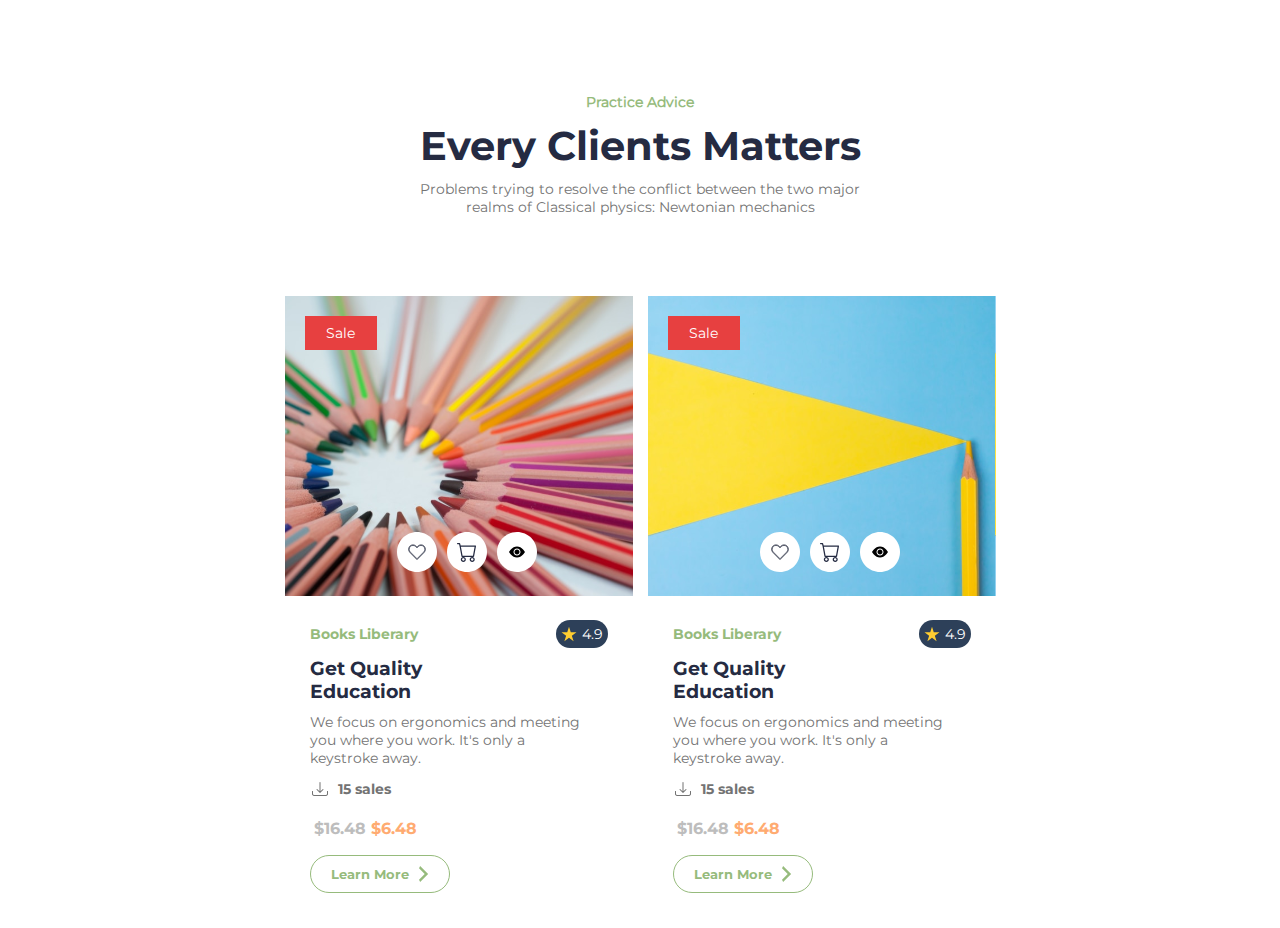
<file: src/pages/every-clients-matters/index.html>
<!DOCTYPE html>
<html lang="en">
<head>
    <meta charset="UTF-8">
    <meta name="viewport" content="width=device-width, initial-scale=1.0">
    <title>School-Sharp</title>
    <link rel="stylesheet" href="./style.css">
</head>
<body>
    <section class="every-clients-container">

        <div class="every-clients-content">
            <p class="practice-advice">Practice Advice</p>
            <h2>Every Clients Matters</h2>
            <p>Problems trying to resolve the conflict between the two major realms of Classical physics: Newtonian mechanics </p>
        </div>

        <div class="container-book-training">

        <article class="book-training-container">
            <div class="img-book-libery">
            <p class="sale">Sale</p>
            <div class="icons-de-compra">
                <img src="../../assets/images/icon-like.svg" alt="icon de like/curtir" title="icon de like/curtir">
                <img src="../../assets/images/icon-carrinho.svg" alt="icon de carrinho" title="icon de carrinho">
                <img src="../../assets/images/icon-olho.svg" alt="icon de um olho" title="icon de olho">
            </div>
            </div>
            <div class="book-training-content">
                <div class="books-training-link">
                    <p class="books-training-p">Books Liberary</p>
                    <div class="avaliação">
                        <img src="../../assets/images/icon-estrelinha.svg" alt="icon estrelinha" title="icon estrelinha">
                        <p>4.9</p>
                    </div>
                </div>
                <h3 class="book-training-h3">get quality education</h3>
                <p class="p-we-focus">We focus on ergonomics and meeting 
                    you where you work. It's only a 
                    keystroke away.</p>
                <div class="sales">
                    <img class="icon-download" src="../../assets/images/icon-download.svg" alt="icon download" title="icon download">
                    <p>15 sales</p>
                </div>
                <div class="prices">
                    <p> <span class="span-grey-p">$16.48</span></p>
                    <p><span class="span-orange-p">$6.48</span></p>
                </div>
                <button class="bnt-learn-more"><a href="">Learn More <img src="../../assets/images/icon-seta-verde.svg" alt="icon seta direita verde" title="seta verde"></a> </button>
            </div>
        </article>
        <article class="book-training-container">
            <div class="img-training-courses">
            <p class="sale">Sale</p>
            <div class="icons-de-compra">
                <img src="../../assets/images/icon-like.svg" alt="icon de like/curtir" title="icon de like/curtir">
                <img src="../../assets/images/icon-carrinho.svg" alt="icon de carrinho" title="icon de carrinho">
                <img src="../../assets/images/icon-olho.svg" alt="icon de um olho" title="icon de olho">
            </div>
            </div>
            <div class="book-training-content">
                <div class="books-training-link">
                    <p class="books-training-p">Books Liberary</p>
                    <div class="avaliação">
                        <img src="../../assets/images/icon-estrelinha.svg" alt="icon estrelinha" title="icon estrelinha">
                        <p>4.9</p>
                    </div>
                </div>
                <h3 class="book-training-h3">get quality education</h3>
                <p class="p-we-focus">We focus on ergonomics and meeting 
                    you where you work. It's only a 
                    keystroke away.</p>
                <div class="sales">
                    <img class="icon-download" src="../../assets/images/icon-download.svg" alt="icon download" title="icon download">
                    <p>15 sales</p>
                </div>
                <div class="prices">
                    <p> <span class="span-grey-p">$16.48</span></p>
                    <p><span class="span-orange-p">$6.48</span></p>
                </div>
                <button class="bnt-learn-more"><a href="">Learn More <img src="../../assets/images/icon-seta-verde.svg" alt="icon seta direita verde" title="seta verde"></a> </button>
            </div>
        </article>
        
    </div>


    </section>
    
</body>
</html>
</file>
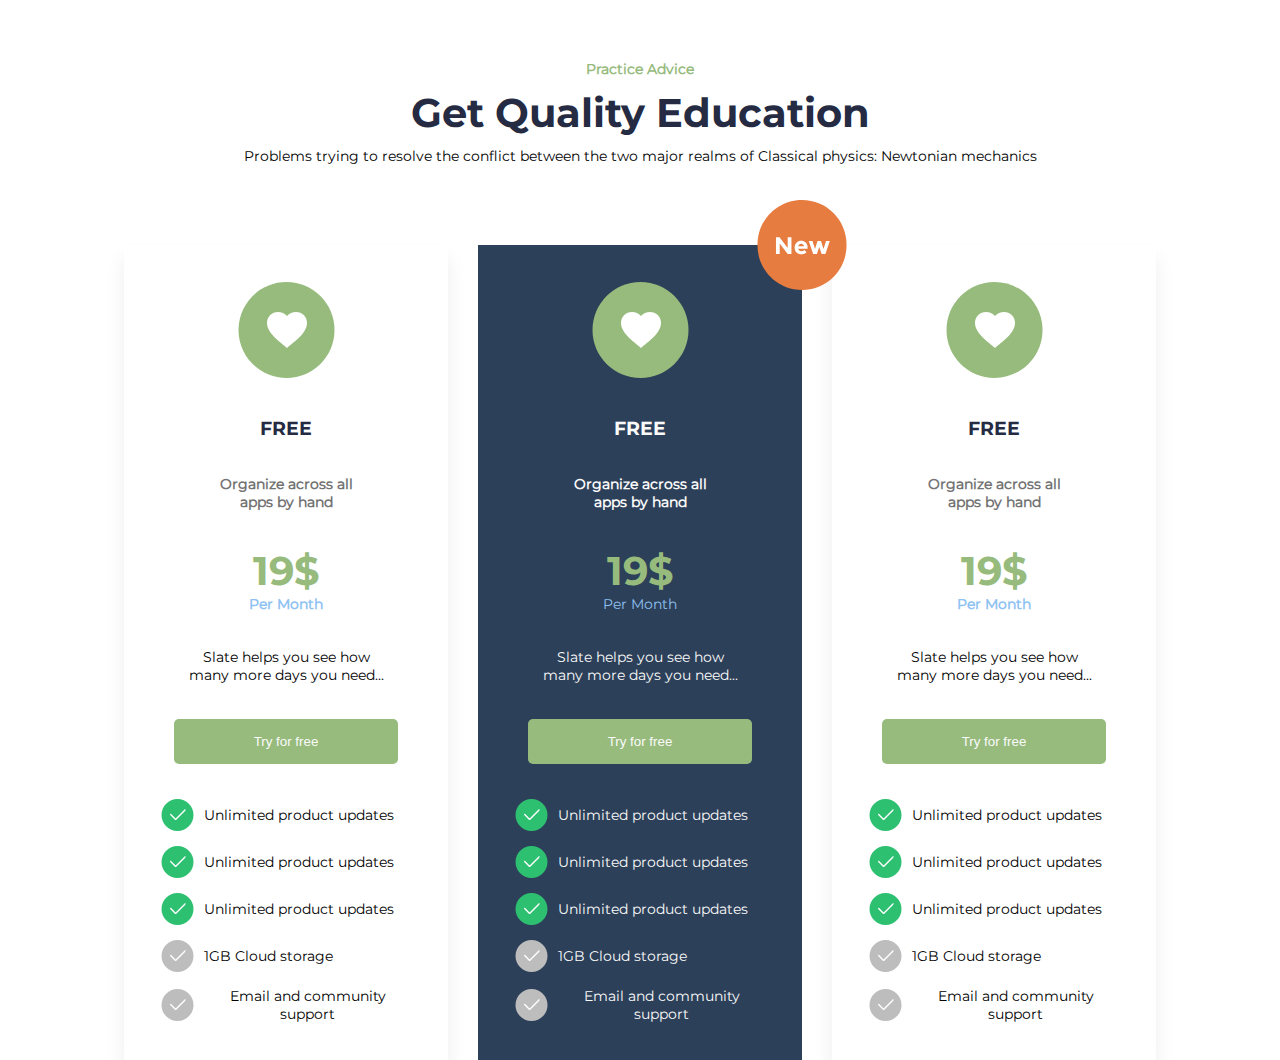
<file: src/pages/get-quality-education/index.html>
<!DOCTYPE html>
<html lang="en">

<head>
    <meta charset="UTF-8">
    <meta name="viewport" content="width=device-width, initial-scale=1.0">
    <link rel="stylesheet" href="./style.css">
    <title>Document</title>
</head>

<body>

    <body>

        <section class="get-quality-education">
            <div class="education">
                <p class="practice-advice">Practice Advice</p>
                <h2>Get Quality Education</h2>
                <p class="p-problems">Problems trying to resolve the conflict between
                    the two major realms of Classical physics: Newtonian mechanics </p>
            </div>

            <div class="education-container">
                <div class="education-cards">
                    <div class="free">
                        <img src="/src/assets/images/icon-circle-coracao.svg" alt="Desenho de um coração">
                        <h3>FREE</h3>
                        <p>Organize across all
                            apps by hand</p>
                    </div>

                    <div class="per-month">
                        <h3>19$</h3>
                        <p>Per Month</p>
                        <p>Slate helps you see how
                            many more days you need...</p>
                        <button>Try for free</button>
                    </div>

                    <div class="education-content">
                        <div class="update">
                            <img src="/src/assets/images/circle-verde.svg" alt=" icone de check">
                            <p>Unlimited product updates</p>
                        </div>

                        <div class="update">
                            <img src="/src/assets/images/circle-verde.svg" alt=" icone de check">
                            <p>Unlimited product updates</p>
                        </div>

                        <div class="update">
                            <img src="/src/assets/images/circle-verde.svg" alt=" icone de check">
                            <p>Unlimited product updates</p>
                        </div>

                        <div class="update">
                            <img src="/src/assets/images/circle-cinza.svg" alt="icone de check">
                            <p>1GB  Cloud storage</p>
                        </div>

                        <div class="update">
                            <img src="/src/assets/images/circle-cinza.svg" alt="icone de check">
                            <p>Email and community 
                                support</p>
                        </div>
                    </div>
                </div>

                <div class="cards-education">
                    <img class="texte" src="/src/assets/images/icon-circle-new.svg" alt="">
                    <div class="free-new">
                        <img src="/src/assets/images/icon-circle-coracao.svg" alt="Desenho de um coração">
                        <h3>FREE</h3>
                        <p>Organize across all 
                            apps by hand</p>
                    </div>
    
                    <div class="per-month-new">
                        <h3>19$</h3>
                        <p>Per Month</p>
                        <p>Slate helps you see how 
                            many more days you need...</p>
                            <button>Try for free</button>
                    </div>
    
                    <div class="education-content">
                        <div class="update-new">
                            <img src="/src/assets/images/circle-verde.svg" alt=" icone de check">
                            <p>Unlimited product updates</p>
                        </div>
    
                        <div class="update-new">
                            <img src="/src/assets/images/circle-verde.svg" alt=" icone de check">
                            <p>Unlimited product updates</p>
                        </div>
    
                        <div class="update-new">
                            <img src="/src/assets/images/circle-verde.svg" alt=" icone de check">
                            <p>Unlimited product updates</p>
                        </div>

                        <div class="update-new">
                            <img src="/src/assets/images/circle-cinza.svg" alt="icone de check">
                            <p>1GB  Cloud storage</p>
                        </div>

                        <div class="update-new">
                            <img src="/src/assets/images/circle-cinza.svg" alt="icone de check">
                            <p>Email and community 
                                support</p>
                        </div>
                    </div> 
                </div>
                <div class="education-cards">
                    <div class="free">
                        <img src="/src/assets/images/icon-circle-coracao.svg" alt="Desenho de um coração">
                        <h3>FREE</h3>
                        <p>Organize across all 
                            apps by hand</p>
                    </div>
    
                    <div class="per-month">
                        <h3>19$</h3>
                        <p>Per Month</p>
                        <p>Slate helps you see how 
                            many more days you need...</p>
                            <button>Try for free</button>
                    </div>
    
                    <div class="education-content">
                        <div class="update">
                            <img src="/src/assets/images/circle-verde.svg" alt=" icone de check">
                            <p>Unlimited product updates</p>
                        </div>
    
                        <div class="update">
                            <img src="/src/assets/images/circle-verde.svg" alt=" icone de check">
                            <p>Unlimited product updates</p>
                        </div>
    
                        <div class="update">
                            <img src="/src/assets/images/circle-verde.svg" alt=" icone de check">
                            <p>Unlimited product updates</p>
                        </div><div class="update">
                            <img src="/src/assets/images/circle-cinza.svg" alt="icone de check">
                            <p>1GB  Cloud storage</p>
                        </div>

                        <div class="update">
                            <img src="/src/assets/images/circle-cinza.svg" alt="icone de check">
                            <p>Email and community 
                                support</p>
                        </div>
                    </div>
                </div>
                
            </div>
    </section>
</body>
</html>
</file>
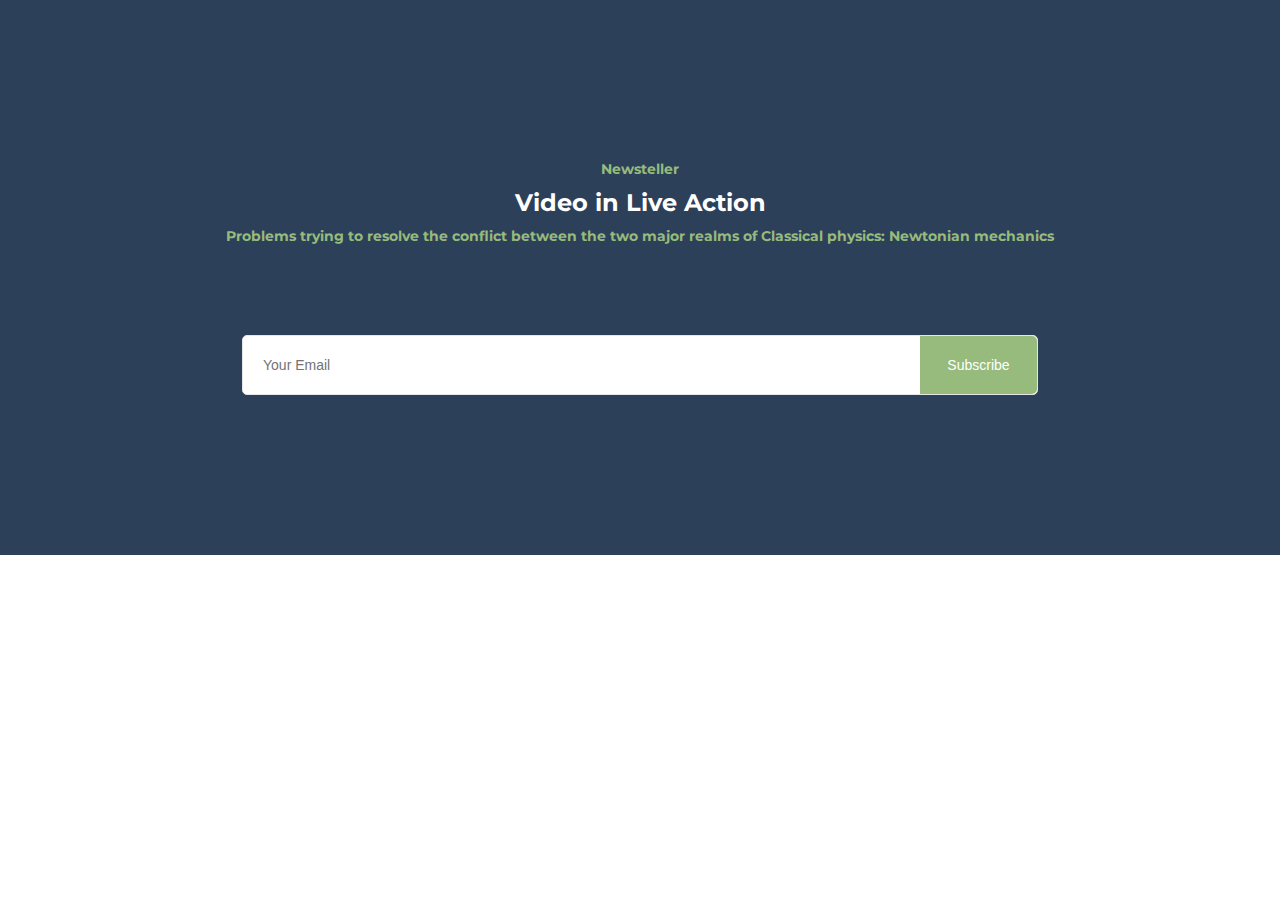
<file: src/pages/newsletter/index.html>
<!DOCTYPE html>
<html lang="en">
<head>
    <meta charset="UTF-8">
    <meta name="viewport" content="width=device-width, initial-scale=1.0">
    <title>Document</title>
    <link rel="stylesheet" href="./style.css">

</head>
<body>
    <section class="subscribe">
            <div class="newsteller-content">
          <p>Newsteller</p>
          <h2>Video in Live Action</h2>
          <p class="p-problems">Problems trying to resolve the conflict between 
            the two major realms of Classical physics: Newtonian mechanics </p>
        </div>
          <form class="newsteller-email">
            <input type="email" placeholder="Your Email">
            <button>Subscribe</button>
          </form>
   
      
      </section>
</body>
</html>
</file>
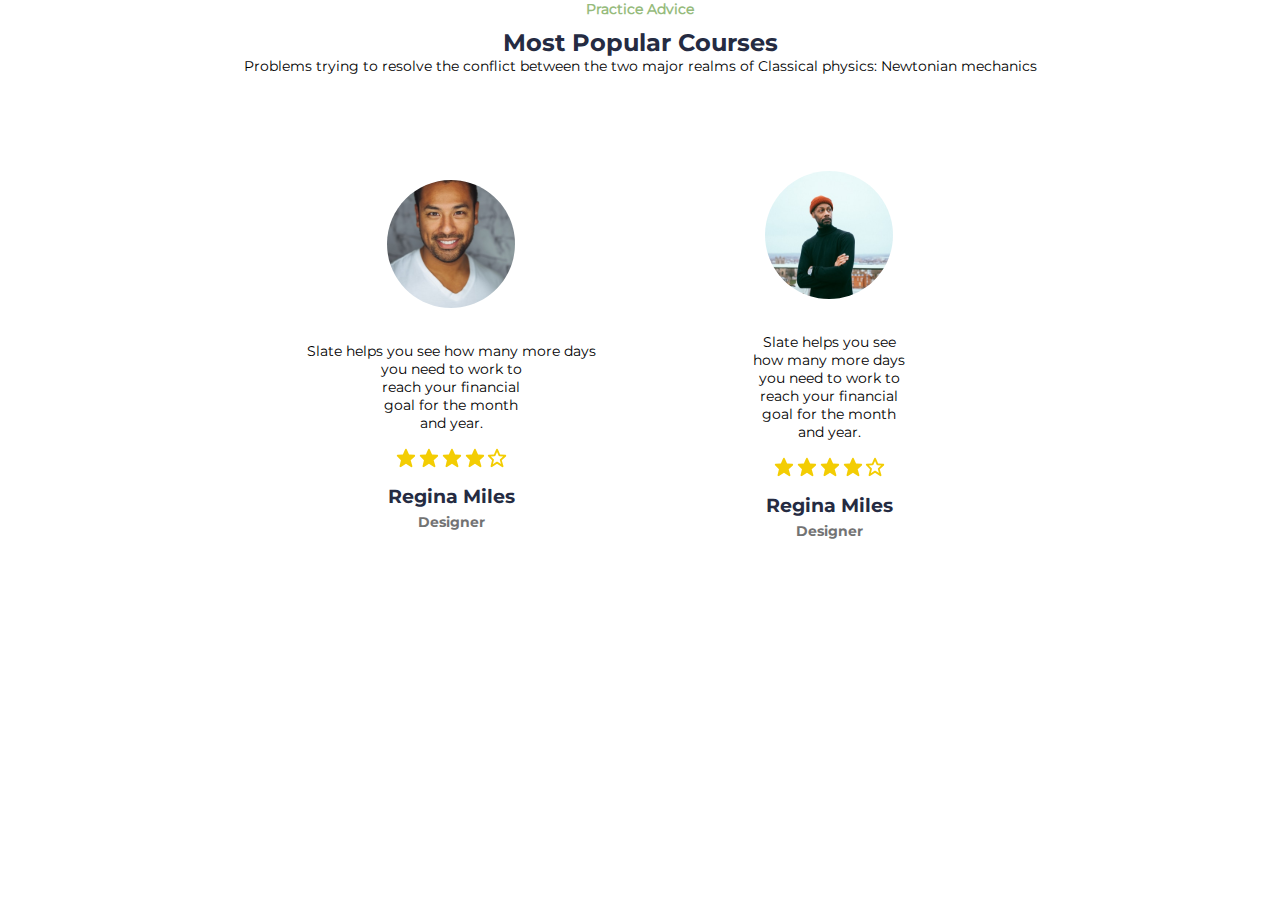
<file: src/pages/popular-courses-coments/index.html>
<!DOCTYPE html>
<html lang="en">
<head>
    <meta charset="UTF-8">
    <meta name="viewport" content="width=device-width, initial-scale=1.0">
    <title>Document</title>
    <link rel="stylesheet" href="./style.css">
</head>
<body>
    <!-- SECTION COMENTS -->
    <section class="coments-container">
        <div class="coments-content">
            <p class="practice-advice">Practice Advice</p>
            <h2>Most Popular Courses</h2>
            <p>Problems trying to resolve the conflict between 
                the two major realms of Classical physics: Newtonian mechanics </p>
        </div>
        <div class="cards-container">
        <div class="coments-cards">
            <img src="../../assets/images/img-ft-homem.svg" alt="foto de um homem pardo" title="foto de um homem pardo">
            <div class="coments-cards-content">
            <p>Slate helps you see  how many more days  <br> 
                you need to work to  <br> 
                reach your financial  <br> 
                goal for the month  <br> 
                and year.</p>
                <div class="stars-coments">
                    <img src="../../assets/images/icn bxs-star.svg" alt="estrelinha amarela" title="estrelinha amarela">
                    <img src="../../assets/images/icn bxs-star.svg" alt="estrelinha amarela" title="estrelinha amarela">
                    <img src="../../assets/images/icn bxs-star.svg" alt="estrelinha amarela" title="estrelinha amarela">
                    <img src="../../assets/images/icn bxs-star.svg" alt="estrelinha amarela" title="estrelinha amarela">
                    <img src="../../assets/images/icn-star-transp.svg" alt="estrelinha amarela com fundo branco" title="estrelinha amarela com fundo branco">
                </div>
                <h3>Regina Miles</h3>
                <h4 class="profession">Designer</h4>
            </div>
        </div>
        <div class="coments-cards">
            <img class="perfil-cliente" src="../../assets/images/img-ft-homem-touca.svg" alt="foto de um homem negro com touca" title="foto de um homem negro com touca">
            <div class="coments-cards-content">
            <p>Slate helps you see  <br> how many more days  <br> 
                you need to work to  <br> 
                reach your financial  <br> 
                goal for the month  <br> 
                and year.</p>
                <div class="stars-coments">
                    <img src="../../assets/images/icn bxs-star.svg" alt="estrelinha amarela" title="estrelinha amarela">
                    <img src="../../assets/images/icn bxs-star.svg" alt="estrelinha amarela" title="estrelinha amarela">
                    <img src="../../assets/images/icn bxs-star.svg" alt="estrelinha amarela" title="estrelinha amarela">
                    <img src="../../assets/images/icn bxs-star.svg" alt="estrelinha amarela" title="estrelinha amarela">
                    <img src="../../assets/images/icn-star-transp.svg" alt="estrelinha amarela com fundo branco" title="estrelinha amarela com fundo branco">
                </div>
                <h3>Regina Miles</h3>
                <h4 class="profession">Designer</h4>
            </div>
            </div>
        </div>
    </section>
        <!-- SECTION COMENTS -->

</body>
</html>
</file>
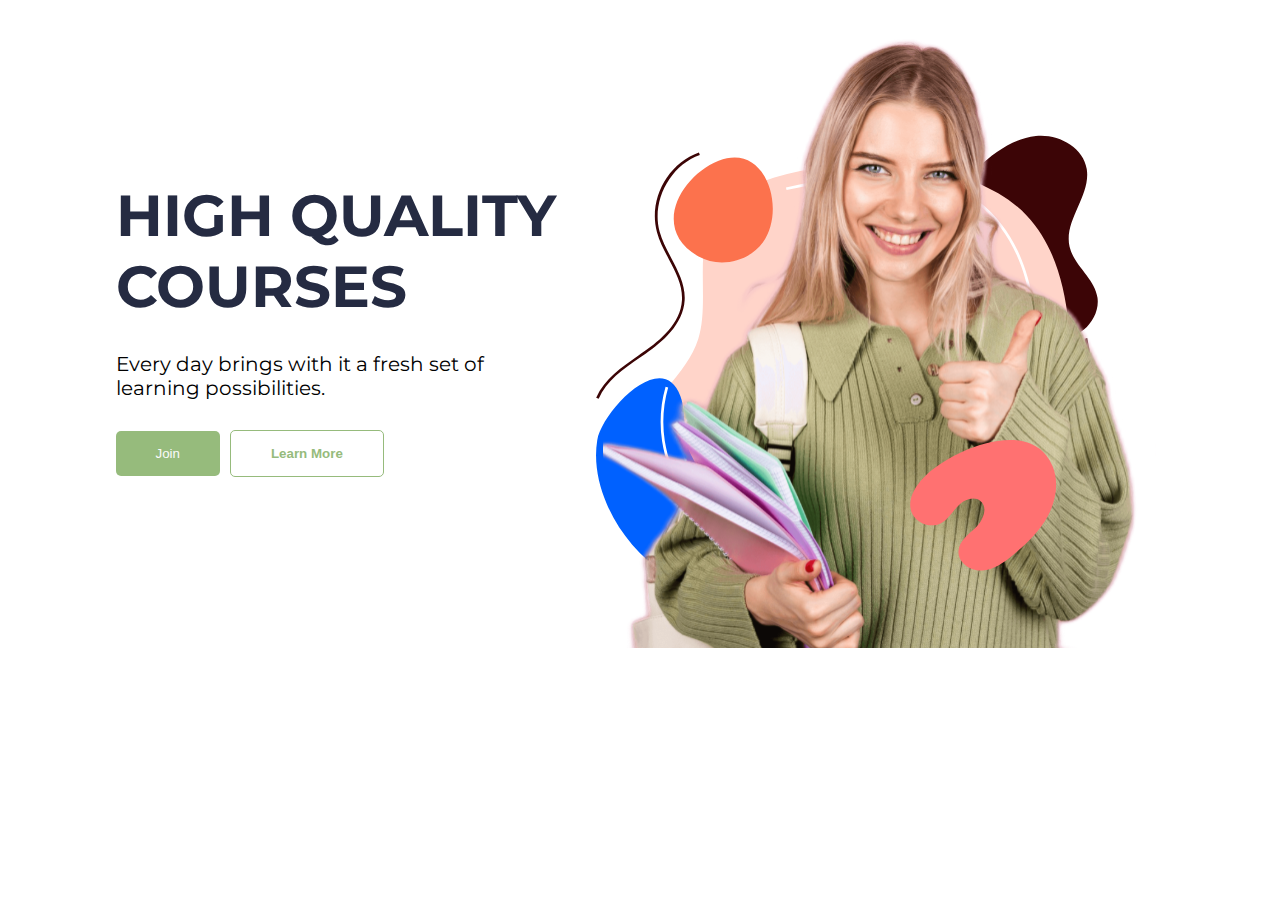
<file: src/pages/main/main.html>
<!DOCTYPE html>
<html lang="en">
<head>
    <meta charset="UTF-8">
    <meta name="viewport" content="width=device-width, initial-scale=1.0">
    <title> Main </title>
    <link rel="stylesheet" href="main.css">
</head>
<body>
    
    <main>
        <div class="main-content">
            <div class="quality-courses">
                <h1>high quality courses</h1>
                <p>Every day brings with it a fresh set of learning possibilities.</p>
            </div>
            <div class="main-button">
                <div class="main-Join ">
                    <button>Join </button>
                </div>
                <div class="main-learn-more">
                    <button>Learn More</button>
                </div>
            </div>
        </div>

        <div>
            <img src="/src/assets/images/img-main.svg" alt="Mulher sorridente com cabelo loiro e longo" title="Mulher sorridente" loading="lazy"> 
        </div>

    </main>

</body>
</html>
</file>
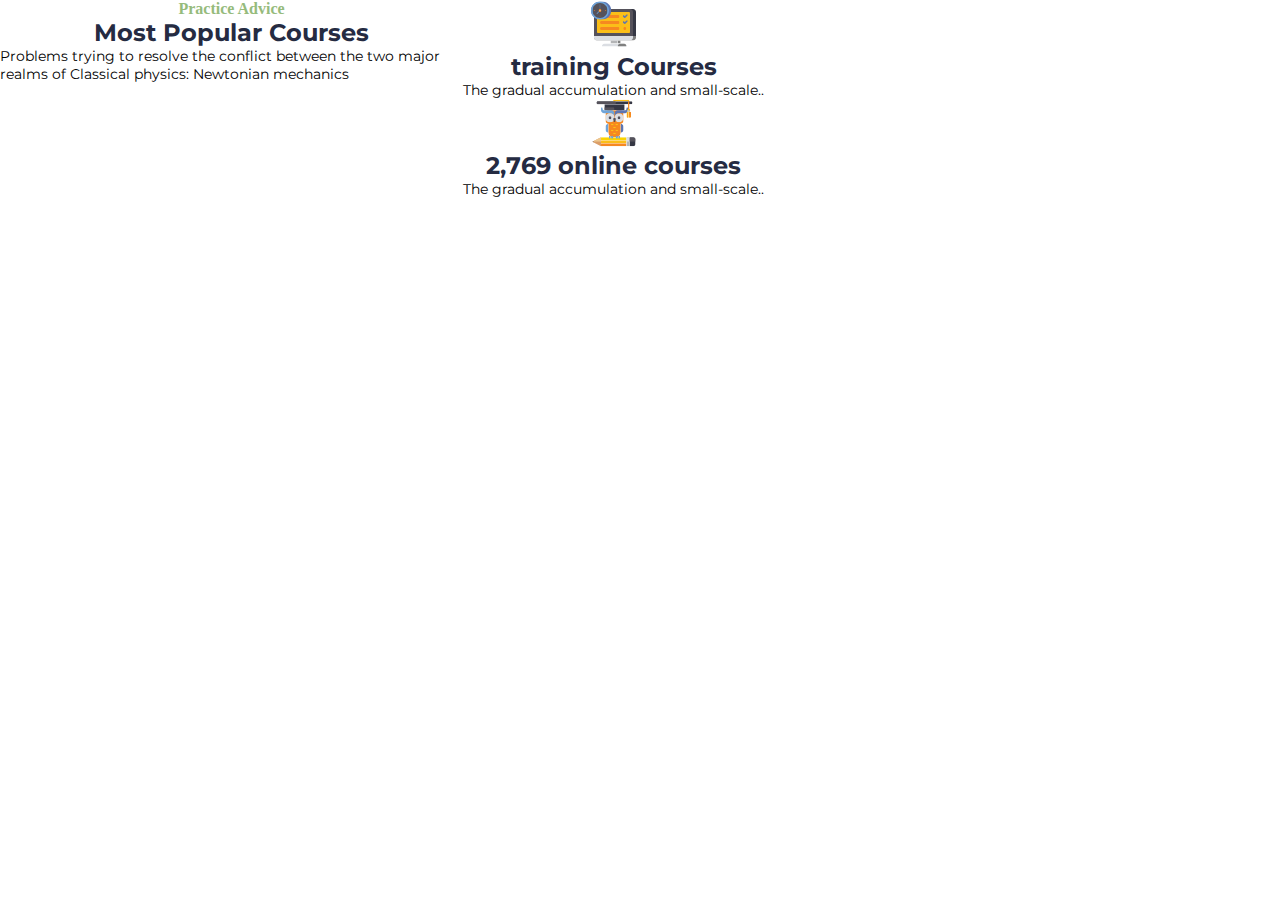
<file: src/pages/most popular courses/most.html>
<!DOCTYPE html>
<html lang="en">
<head>
    <meta charset="UTF-8">
    <meta name="viewport" content="width=device-width, initial-scale=1.0">
    <title>Document</title>
    <link rel="stylesheet" href="./most.style.css">
</head>
<body>

   <div class="practice-conteiner">

        <div class="practive-content">
            <h4>Practice Advice</h4>
            <h2>Most Popular Courses</h2>
            <p>Problems trying to resolve the conflict between 
                the two major realms of Classical physics: Newtonian mechanics </p>
        </div>
        
     
      <div class="courses-conteiner">

      
        <div class="courses-content">
            <img src="../../assets/images/icon-computador.svg" alt="Desenho ilustrativo de uma computador" title="Desenho ilustrativo de um computador" loading="lazy">
            <h2>training Courses</h2>
            <p>The gradual 
                accumulation and 
                small-scale..
            </p>
        </div>

            
        <div class="online-content">
            <img src="../../assets/images/icon-coruja.svg">
            <h2>2,769 online courses</h2>
            <p>The gradual 
                accumulation and 
                small-scale..</p>
          </div>
     </div>

    </div>

</body>
</html>
</file>
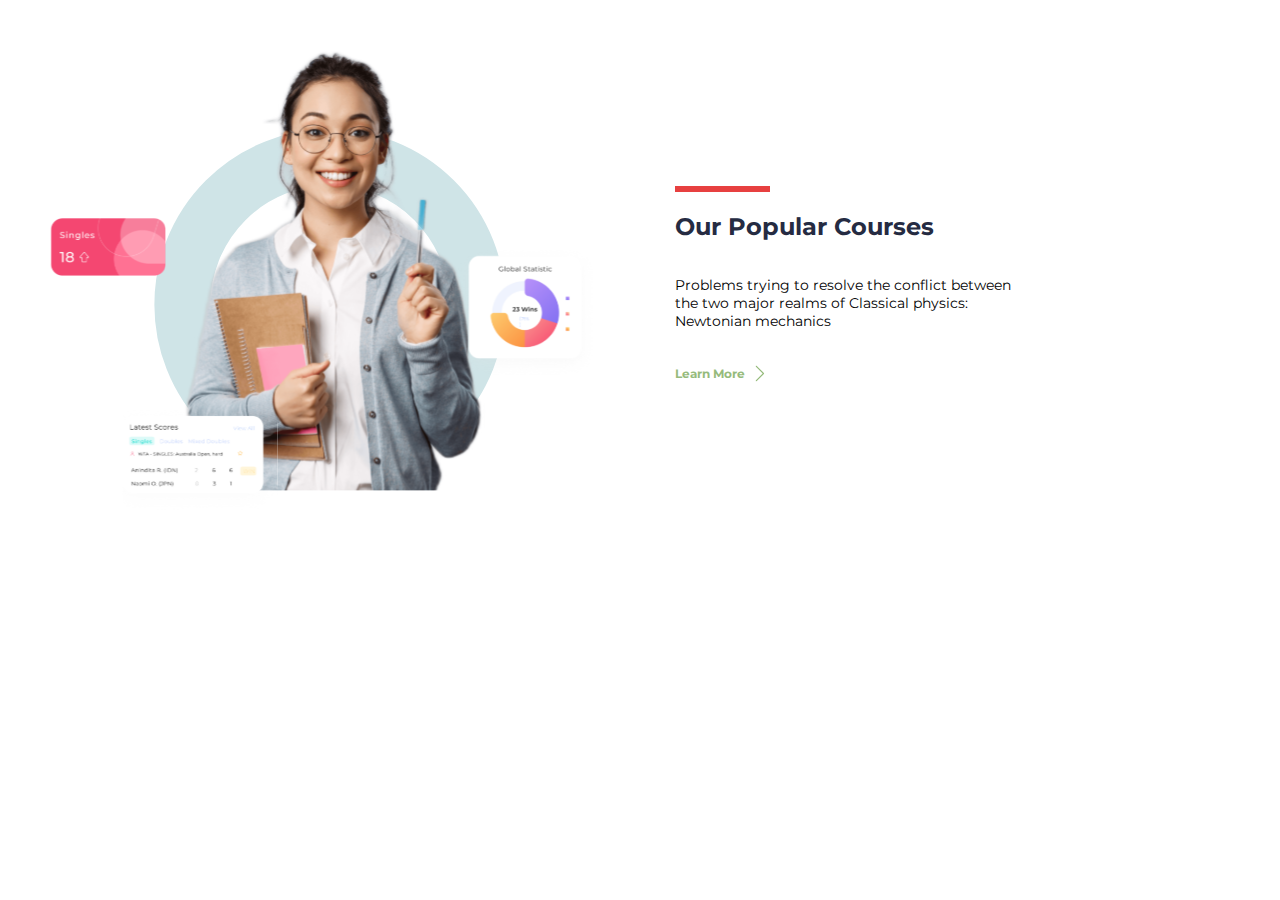
<file: src/pages/our-popular-clients/our-popular-clients.html>
<!DOCTYPE html>
<html lang="en">
<head>
    <meta charset="UTF-8">
    <meta name="viewport" content="width=device-width, initial-scale=1.0">
    <title>Document</title>
    <link rel="stylesheet" href="./style-ourpopular.css">

</head>

<body>
    <div class="ourpopular">
        <div class="ourpopular-content">
            <img src="../../assets/images/img-mulher-courses.svg" alt="Mulher Estudante" title="Mulher Estudante" loading="lazy">
        </div>

        <div class="ourpopular-conteiner">
          <h2>Our Popular Courses</h2>
          <p>Problems trying to resolve the conflict between 
            the two major realms of Classical physics: 
            Newtonian mechanics </p>
            
            <div class="learn-more">
                <button>Learn More <img src="../../assets/images/seta direita verde.svg" alt="seta para direita" title="seta para direita"></button>
                
            </div>
    </button>
                
          </div>
    </div>

    </div>
</body>
</html>
</file>
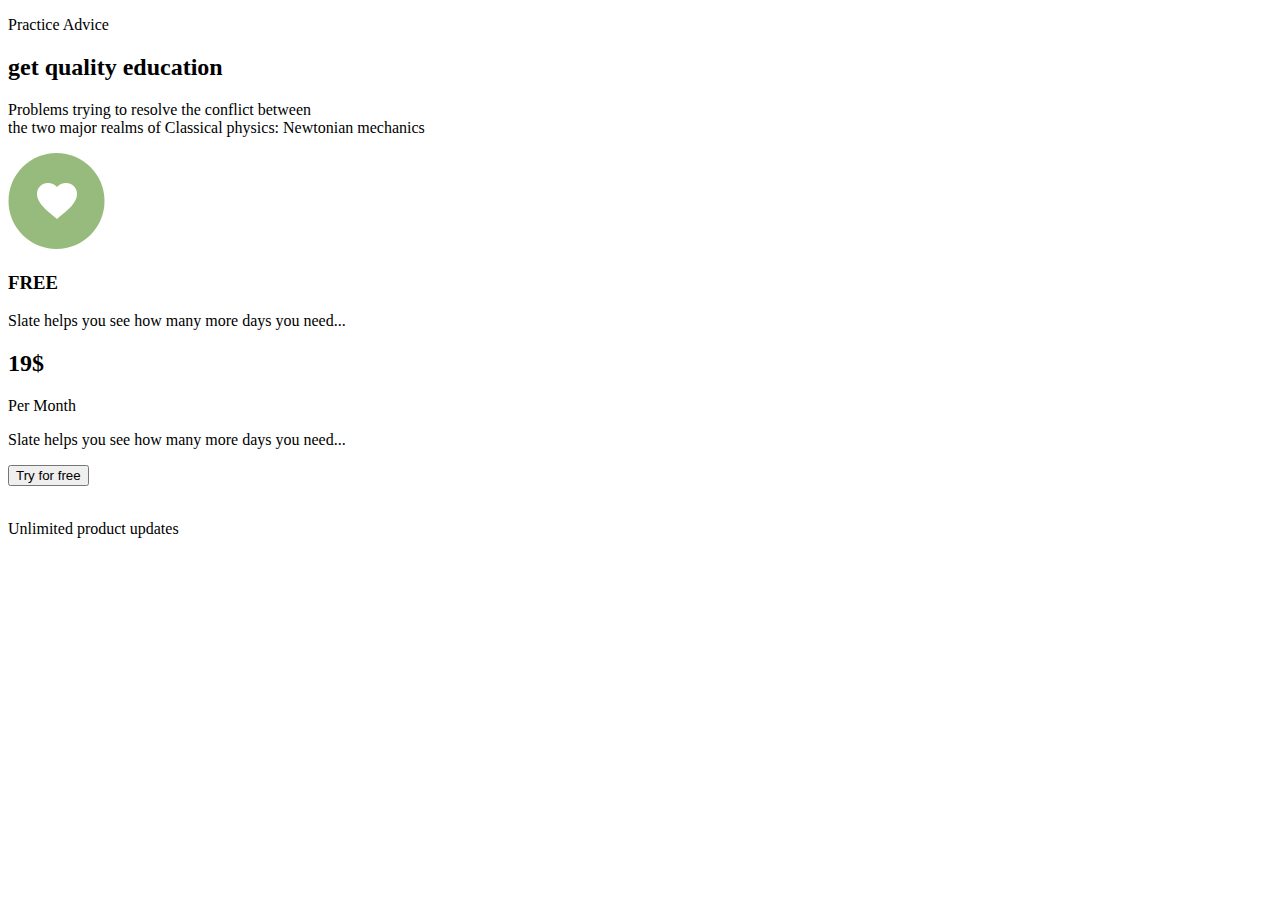
<file: src/pages/Quality-Education/Education.html>
<!DOCTYPE html>
<html lang="en">
<head>
    <meta charset="UTF-8">
    <meta name="viewport" content="width=device-width, initial-scale=1.0">
    <link rel="stylesheet" href="/src/pages/Quality-Education/Education.css">
    <title>Document</title>
</head>
<body>
    
    <section class="get-quality-education">
        <div>
            <p class="practice-advice">Practice Advice</p>
            <h2>get quality education</h2>
            <p>Problems trying to resolve the conflict between 
                <br>the two major realms of Classical physics: Newtonian mechanics</p>
        </div>

        <div class="get-quality-education-container">
            <div class="get-quality-education-cards">
                <div class="free">
                    <img src="/src/assets/images/icon-circle-coracao.svg" alt="coração">
                  <h3>FREE</h3>
                  <p>Slate helps you see how 
                    many more days you need...</p>
                </div>

                <div class="per-month">
                    <h2>19$</h2>
                    <p>Per Month</p>
                    <p>Slate helps you see how 
                        many more days you need...</p>
                        <button>Try for free</button>
                </div>

                <div class="product-updates">
                    <img class="img-product-updates" src="/src/assets/images/icon-correto.svg" alt="simbolo de correção">
                    <p>Unlimited product updates</p>
                </div>

            </div>
        </div>

    </section>

</body>
</html>
</file>
<file: src/pages/every-clients-matters/style.css>
@import url(../../styles/global.css);

/*COMEÇO EVERY-CLIENTS-MATTERS */
.every-clients-container{
    margin-top: 93px;
}

.container-book-training{
    display: flex;
    justify-content: center;
    gap: 15px;
    margin-top: 80px;
}

.every-clients-content{
   display: flex;
   flex-direction: column;
   align-items: center;
   justify-content: center;
}

.every-clients-content p{
    color: var(--color--text--grey);
    width: 463px;
    text-align: center;
}
.every-clients-content h2{
    margin-bottom: 10px;
    font-size: var( --font--size--h2);

}
.sale{
    display: flex;
    background-color: var( --color--danger);
    color: var(  --color--neutral--white);
    width: 52px;
    height: 24px;
    text-align: center;
    padding: 5px 10px;
    margin: 20px;
    align-items: center;
    justify-content: center;
}
.img-book-libery{
    background-image: url('../../assets/images/img-lapis.svg');
    width: 348px;
    height: 300px;
    display: flex;
}
.icons-de-compra{
    display: flex;
    align-items: flex-end;
    gap: 10px;
    margin-bottom: 24px;
}
.img-training-courses{
    background-image: url('../../assets/images/img-lapis-amarelo.svg');
    width: 348px;
    height: 300px;
    display: flex;
}
.book-training-content{
    padding: 25px 25px 35px 25px;
}
.books-training-link{
    display: flex;
    justify-content: space-between;
    width: 298px;
    height: 26px;
    align-items: center;
    margin-bottom: 10px;
}
.avaliação{
    display: flex;
    justify-content:center ;
    align-items: center;
    background-color: var(--color--dark--background-color);
    border-radius: 20px;
    padding:5px;
    gap: 5px;
    color: var(--color--neutral--white);
}
.books-training-p{
    color: var( --color--primary--green);
    font-family: var( --font--family--bold);
}
.book-training-h3{
    width: 131px;
    font-family:var(--font--family--bold);
    text-transform: capitalize;
    margin-bottom: 10px;
}
.sales{
    display: flex;
    justify-content: center;
    width: 83px;
    height: 24px;
    gap: 10px;
    align-items: center;
    margin-bottom: 10px;
}
.sales p{
    color:var(  --color--text--grey);
    font-family: var(--font--family--bold);

}
.icon-download img{
    width: 16px;
    height: 16px;
}
.prices{
    display: flex;
    justify-content: center;
    align-items: center;
    gap: 5px;
    width: 112px;
    height: 34px;
    margin-bottom: 10px;
}
.p-we-focus{
    width: 280px;
    margin-bottom: 10px;
    color: var(--color--text--grey);
}
.span-orange-p{
    color: var(--color--text--orange);
    font-family: var(--font--family--bold);
   font-size: var(--font--size--medium--p); 
}
.span-grey-p{
    color: var( --color--muted--grey);
    font-family: var(--font--family--bold);
    font-size: var(--font--size--medium--p); 
}
.bnt-learn-more{
    display: flex;
    justify-content: center;
    background:none;
    border: 1px solid var(--color--primary--green);
    border-radius:37px ;
    padding: 10px 20px;
    
}
.bnt-learn-more a{
    display: flex;
    align-items: center;
    text-decoration: none;
    color: var(--color--primary--green);
    text-align: center;
    font-family: var( --font--size--p);
    font-family: var(--font--family--bold);
    gap: 10px;
}
/*FIM  EVERY-CLIENTS-MATTERS */

/* INICIO-RESPONSIVIDADE EVERY-CLIENTS-MATTERS */

@media (max-width: 435px) {
    .container-book-training{
        display: flex;
        flex-direction: column;
        align-items: center;
    }
}

/* FIM-RESPONSIVIDADE EVERY-CLIENTS-MATTERS */
</file>
<file: src/pages/get-quality-education/style.css>
@import url(../../styles/global.css);
 
 .get-quality-education{
     text-align: center;
 }
 
 .education{
     margin: 60px 0px  80px;
 }
 
 .education h2{
     font-size: 40px;
     font-weight: bold;
     margin: 10px 0px;
 }
 
 .education-container{
     display: flex;
     
 }
 
 .education-container{
     display: flex;
     justify-content: center;
     gap: 30px;
     width: 323px;
     margin: 0 auto;    
     
 }
 
 .education-cards{
     padding: 37px;
     box-shadow: 0px 13px 19px rgba(0, 0, 0, 0.07);
 }
 
 
 .free h3{
     margin: 35px
 }
 
 .free p{
     width: 147px;
     color: var( --color--text--grey);
     font-weight: bold;
     margin: 0 auto;
 }
 
 .per-month h3{
     color: var(--color--primary--green);
     font-size: 40px;
     margin-top: 35px;
 }
 
 .per-month p:nth-of-type(1){
     color: var(--color--light--blue);
     font-weight: bold;
     margin-bottom: 35px;
 }
 
 .per-month p:nth-of-type(2){
     width: 200px;
     margin: 0 auto;
 }
 
 .per-month button{
     margin-top: 35px;
     padding: 15px 80px;
     background-color: var(--color--primary--green);
     border-radius: 5px;
     color: var(  --color--light--gray);
 }
 
 .education-content{
     width: 250PX;    
     margin: 0 auto;
     margin-top: 35px;
     display: flex;    
     flex-direction: column;    
     gap: 15px;
 }
 
 .update{
     display: flex;    
     gap: 10px;
     align-items: center;
 }
 
 
 
 .cards-education{
     background-color: var(--color--dark--background-color);
     padding: 50px 0px;     
     padding: 37px;
     position: relative;
 }
 
 .texte{
     position: absolute;
     top: -45px;
     right: -45px;
     
 }
 
 
 .free-new h3{
     margin: 35px;
     color: var( --color--light--gray);
 }
 
 .free-new p{
     width: 147px;
     color: var( --color--light--gray);
     font-weight: bold;
     margin: 0 auto;
 }
 
 .per-month-new h3{
     color: var( --color--primary--green);
     font-size: 40px;
     margin-top: 35px;
 }
 
 .per-month-new p:nth-of-type(1){
     color: var(--color--light--blue);
     margin-bottom: 35px;
 }
 
 .per-month-new p:nth-of-type(2){
     width: 200px;
     margin: 0 auto;
     color: var(--color--light--gray);
 }
 
 .per-month-new button{
     margin-top: 35px;
     padding: 15px 80px;
     background-color: var(--color--primary--green);
     border-radius: 5px;
     color: var(  --color--light--gray);
 }
 
 .education-content{
     width: 250PX;    
     margin: 0 auto;
     margin-top: 35px;
     display: flex;    
     flex-direction: column;    
     gap: 15px;
 }
 
 .update-new{
     display: flex;    
     gap: 10px;
     align-items: center;
     color: var(--color--light--gray);
 }
 @media (max-width: 435px){
 
    .get-quality-education{
        width: 90%;
        display: flex;
        flex-direction: column;
        margin: 0 auto;
        
    }
    .education-container{
        display: flex;
        flex-direction: column;
        align-items: center;
        justify-content: center;
    }

    .education{
        width: 100%;
    }
}
</file>
<file: src/pages/newsletter/style.css>
@import url(../../styles/global.css);

/* COMEÇO DO NEWSLETTER */
.subscribe{
    background-color: var(--color--dark--background-color);
    padding: 160px 195px;
    display:flex;
    flex-direction: column;
    align-items: center;
    gap: 80px;

}
/* .newsteller{
    display: flex;
    flex-direction: column;
    align-items: center;
} */
.subscribe p{
    color: var( --color--primary--green);
    margin-bottom: 10px;
    font-family: var(--font--family--bold);
    /* font-weight: bold; */
}
.subscribe h2{
    color: var(--color--neutral--white);
    margin-bottom: 10px;
}
.newsteller-content{
    display: flex;
    flex-direction: column;
    align-items: center;
    /* gap:  80px; */
}

input{
    width: 677px;
    height: 58px;
    background-color: var(--color--neutral--white);
    color: var(--color--neutral--black);    
    font-size: var(--font--size--p);
    border-radius: 5px 0px 0px 5px;

}
input::placeholder{
    color: var(--color--text--grey);
    padding: 20px;
   
}
.newsteller-email button{
    width: 117px;
    height: 58px;
    background-color: var(--color--primary--green);
    color: var(--color--neutral--white);
    font-size: var(--font--size--btn--text);
    cursor: pointer;
    position: relative;    
    border-radius: 0px 5px 5px 0px;
}

form{
    display: flex;
    align-items: center;
    background-color: var(--color--neutral--white);
    border-radius: 5px;
    border: 1px solid #E6E6E6;
}
/* FIM DO NEWSLETTER */

/* INICIO RESPONSIVIDADE NEWSLETTER */

@media (max-width: 500px){

    .subscribe{
        padding: 40px 15px;
        gap: 20px;
    
    }
    .newsteller-content{
        width: 70%;
    }
    input{
        width: 277px;
    }

}
/* FIM RESPONSIVIDADE NEWSLETTER */
</file>
<file: src/pages/popular-courses-coments/style.css>
@import url(../../styles/global.css);

/* INICIO DO SECTION COMENTS */
.coments-container{
    display: flex;
    flex-direction: column;
    align-items: center;
    gap: 96px;
}
.coments-content{
    text-align: center;
  
}
.cards-container{
    display: flex;
    justify-content: center;
    align-items: center;
    gap: 15px;
}
.coments-cards p{
    width: 303px;
    text-align: center;
    margin-bottom: 15px;
}
.coments-cards{
    text-align: center;
}
.stars-coments{     
    display: flex;
    justify-content: center;   
    margin-bottom: 15px;
}
.coments-cards-content{
    padding: 30px;
}
.coments-cards-content h3{
    margin-bottom: 5px;
}
.profession{
    color: var(--color--text--grey);
    font-size: 14px;
    font-family: var(  --font--family--bold)
}
/* FIM DO SECTION COMENTS */

/* INICIO RESPONSIVIDADE COMENTS */
@media (max-width: 435px){
    .cards-container{
        display: flex;
        flex-direction: column;
        align-items: center;
    }
}


/* FIM RESPONSIVIDADE COMENTS */
</file>
<file: src/pages/main/main.css>
@import url(/src/styles/style.css);

main{
    display: flex;
    align-items: center;
    justify-content: center;
    margin-top: 4px;
    gap: 30px;
}

.main-content{
    width: 441px;
}

.quality-courses h1{
    width: 458px;
    font-size: 58px;
    margin-bottom: 30px;
    text-transform: uppercase ;
}

.quality-courses p{
    width: 381px;
    font-size: 20px;
}

.main-button{
    display: flex;
    gap: 10px;
    margin-top: 30px;
    align-items: center;
    margin-right: 131px;
}

.main-Join button{
    background-color: var(--color--primary--green);
    border-radius: 5px;
    padding: 15px 40px;
    color: var( --color--light--gray);
    cursor: pointer;
    
}

.main-learn-more button{
    background-color: transparent;
    border-radius: 5px;
    padding: 15px 40px;
    border: 1px solid var(--color--primary--green);
    color: var(--color--primary--green);
    font-weight: bold;
    cursor: pointer;
}

main img{
    width: 578px;
    height: 644px;
}
</file>
<file: src/pages/most popular courses/most.style.css>
@import url(../../styles/global.css);


.practice-conteiner{
    display: flex;
}

.practive-content p{
   width: 463px;
}

.practive-content{
   justify-items: center;
}
 
.practive-content h4{
   color: var(--color--primary--green);
}

.courses-conteiner{
  text-align: center;
}
</file>
<file: src/pages/our-popular-clients/style-ourpopular.css>
@import url(../../styles/global.css);

/*---------------Our Popular Courses--------------------*/
.ourpopular{
    display: flex;
    align-items: center;
    gap: 80px;
    margin: 50px;
}

.ourpopular-conteiner h2{
   width: 268px;
   margin-bottom: 35px;
}

.ourpopular-conteiner p{
    width: 345px;
    margin-bottom: 35px;
}

.ourpopular-conteiner{
    border-top: 6px solid var(--color--danger);
    width: 95px;
    border-radius: 0%;
    padding: 20px 0px;
    margin-top: 20px;
}

.ourpopular-conteiner button{
    color: #96BB7C;
    background-color: white;
}


.learn-more button{
    display: flex;
    align-items: center;
    margin-top: 35px;
    gap: 10px;
    font-size: 12px;
    font-family: var( --font--family--bold); 
}
</file>
<file: src/pages/Quality-Education/Education.css>

</file>
